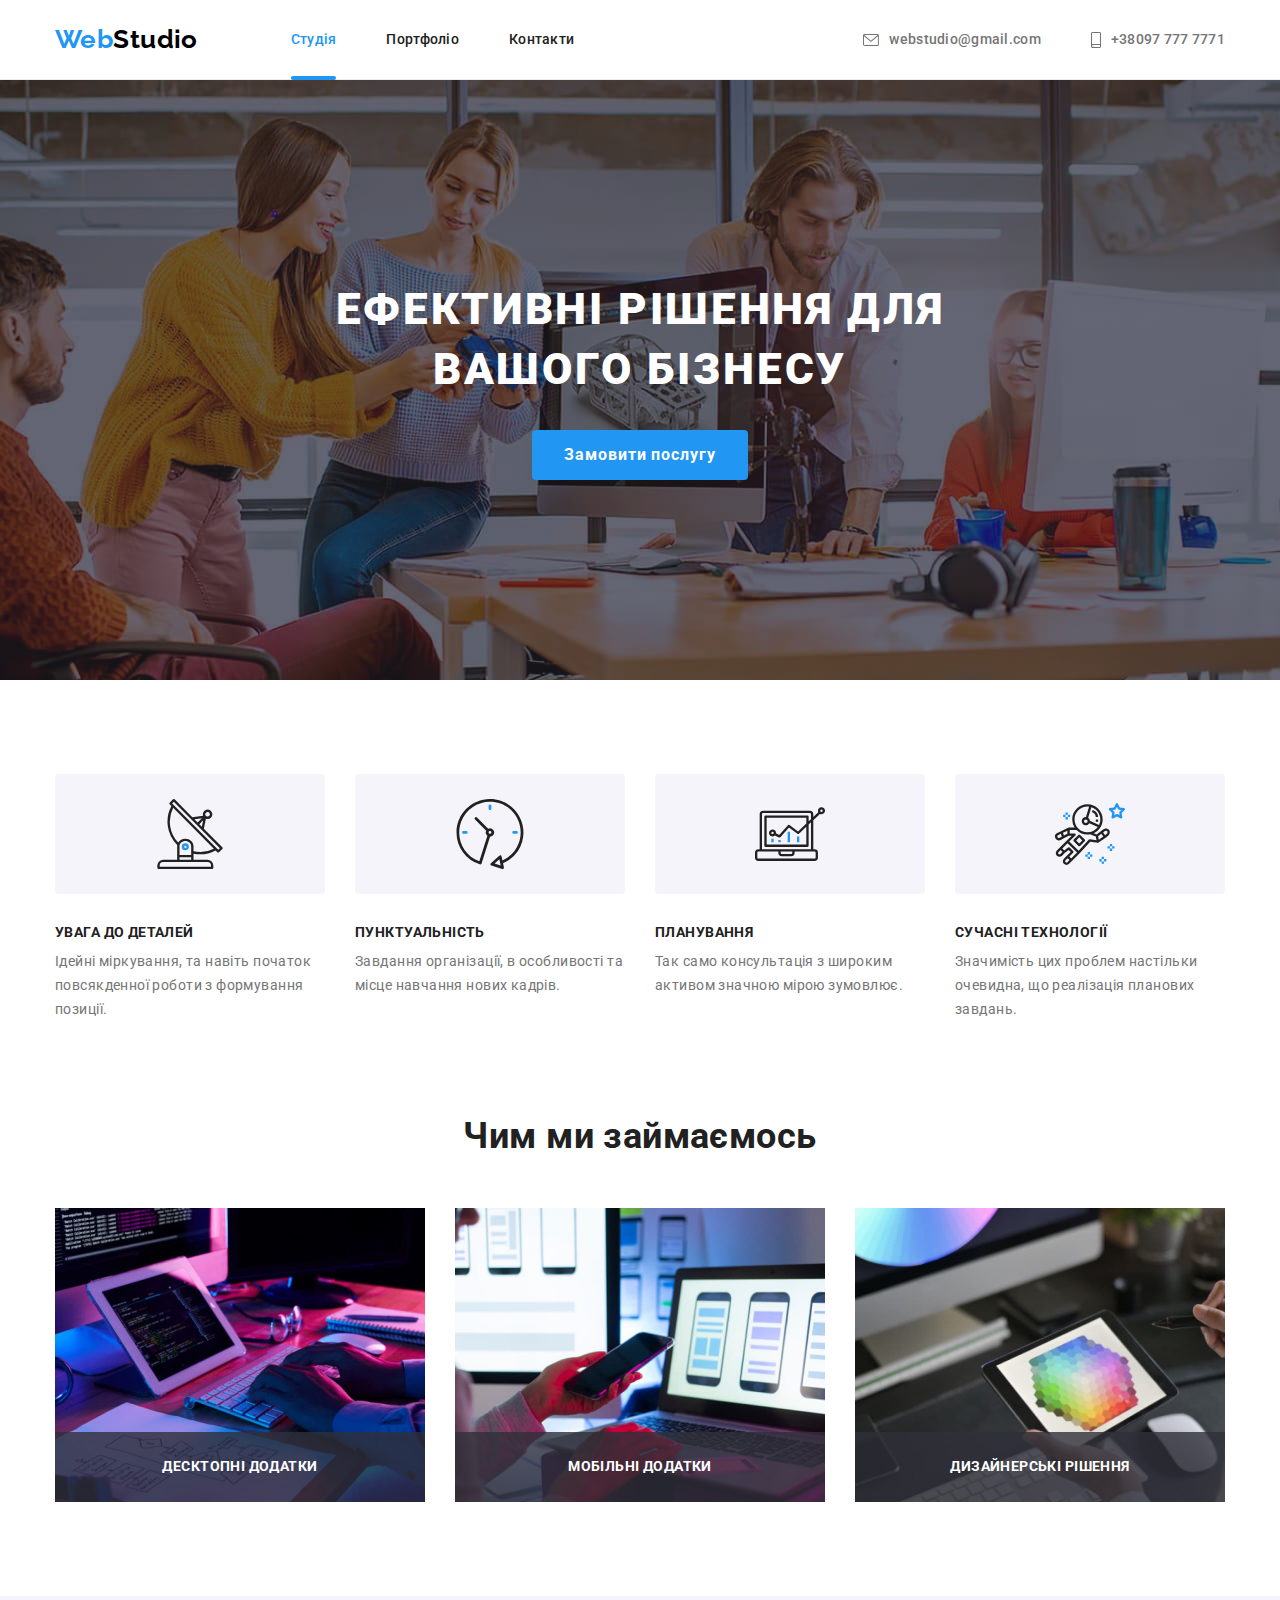
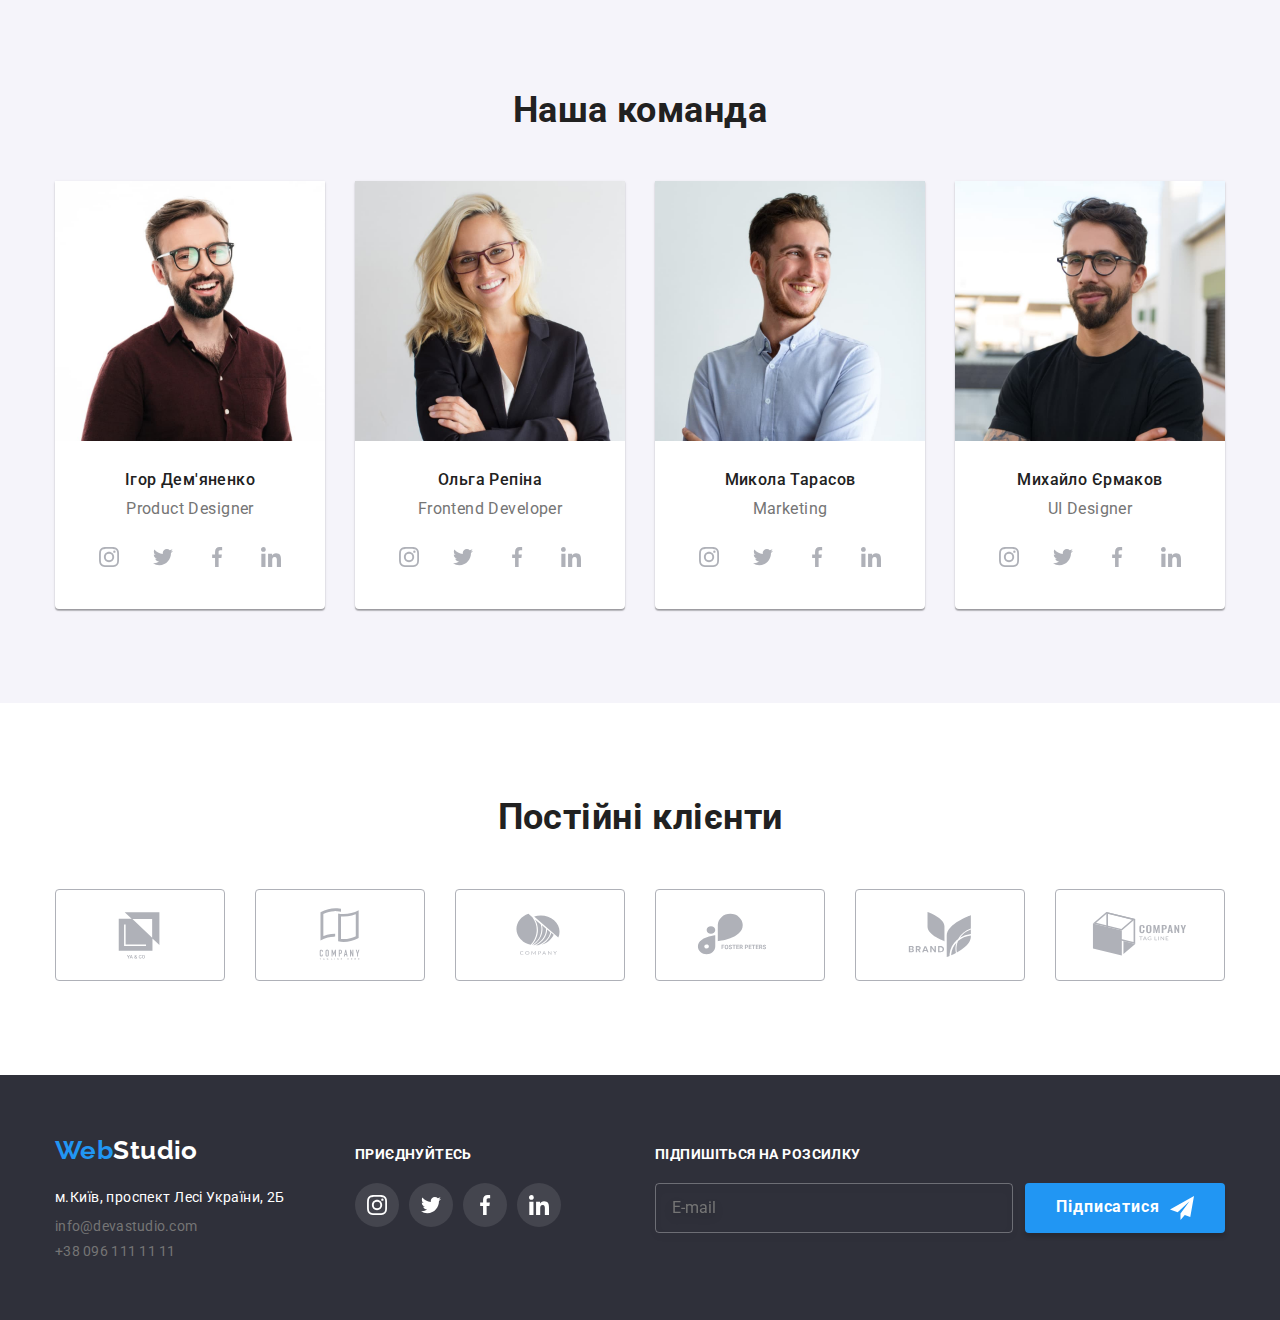
<file: index.html>
<!DOCTYPE html>
<html lang="uk">
  <head>
    <meta charset="UTF-8" />
    <meta http-equiv="X-UA-Compatible" content="IE=edge" />
    <meta name="viewport" content="width=device-width, initial-scale=1.0" />
    <link rel="preconnect" href="https://fonts.googleapis.com" />
    <link rel="preconnect" href="https://fonts.gstatic.com" crossorigin />
    <link
      href="https://fonts.googleapis.com/css2?family=Raleway:wght@700&family=Roboto:wght@400;500;700;900&display=swap"
      rel="stylesheet"
    />
    <link rel="stylesheet" href="./css/normalize.css" />
    <link rel="stylesheet" href="./css/styles.css" />
    <title>Home Work</title>
    <link rel="icon" type="image/x-icon" href="./images/ua.png" />
  </head>
  <body>
    <header class="header">
      <div class="container flex">
        <nav class="flex">
          <a href="./index.html" class="webstudio webstudio-header">
            Web<span class="studio">Studio</span>
          </a>
          <ul class="bar-flex">
            <li class="bar-item">
              <a href="./index.html" class="link underscore current">Студія</a>
            </li>
            <li class="bar-item">
              <a href="./portfolio.html" class="link underscore">Портфоліо</a>
            </li>
            <li class="bar-item">
              <a href="#contact" class="link underscore">Контакти</a>
            </li>
          </ul>
        </nav>
        <ul class="list-contact flex">
          <li class="contact">
            <a href="mailto:webstudio@gmail.com" class="link-contact">
              <svg class="header-mail-icon" width="16" height="12">
                <use href="./images/icons.svg#mail"></use></svg
              >webstudio@gmail.com</a
            >
          </li>
          <li class="contact">
            <a href="tel:+380977777771" class="link-contact">
              <svg class="header-tel-icon" width="10" height="16">
                <use href="./images/icons.svg#tel"></use></svg
              >+38097 777 7771</a
            >
          </li>
        </ul>
      </div>
    </header>
    <main>
      <section class="section about-overlay">
        <div class="container-title container">
          <h1 class="main-title">Ефективні рішення для вашого бізнесу</h1>
          <button type="button" class="btn" data-modal-open>
            Замовити послугу
          </button>
        </div>
      </section>
      <section class="section">
        <div class="container">
          <h2 class="visually-hidden">Наші особливості</h2>
          <ul class="flex-box">
            <li class="about-box">
              <div class="about-icon-wrap">
                <svg class="about-icon">
                  <use
                    href="./images/icons.svg#antenna"
                    width="70"
                    height="70"
                  ></use>
                </svg>
              </div>
              <h3 class="title">Увага до деталей</h3>
              <p class="post">
                Ідейні міркування, та навіть початок повсякденної роботи з
                формування позиції.
              </p>
            </li>
            <li class="about-box">
              <div class="about-icon-wrap">
                <svg class="about-icon">
                  <use
                    href="./images/icons.svg#clock"
                    width="70"
                    height="70"
                  ></use>
                </svg>
              </div>
              <h3 class="title">Пунктуальність</h3>
              <p class="post">
                Завдання організації, в особливості та місце навчання нових
                кадрів.
              </p>
            </li>
            <li class="about-box">
              <div class="about-icon-wrap">
                <svg class="about-icon">
                  <use
                    href="./images/icons.svg#diagram"
                    width="70"
                    height="70"
                  ></use>
                </svg>
              </div>
              <h3 class="title">Планування</h3>
              <p class="post">
                Так само консультація з широким активом значною мірою зумовлює.
              </p>
            </li>
            <li class="about-box">
              <div class="about-icon-wrap">
                <svg class="about-icon">
                  <use
                    href="./images/icons.svg#astronaut"
                    width="70"
                    height="70"
                  ></use>
                </svg>
              </div>
              <h3 class="title">Сучасні технології</h3>
              <p class="post">
                Значимість цих проблем настільки очевидна, що реалізація
                планових завдань.
              </p>
            </li>
          </ul>
        </div>
      </section>
      <section class="section section-about">
        <div class="container">
          <h2 class="title-about">Чим ми займаємось</h2>

          <ul class="flex-about">
            <li>
              <div class="about-signature-item">
                <img
                  src="./images/box1.jpg"
                  alt="Робота за компютером"
                  width="370"
                  height="290"
                />
                <p class="about-signature">Десктопні додатки</p>
              </div>
            </li>
            <li>
              <div class="about-signature-item">
                <img
                  src="./images/box2.jpg"
                  alt="Робота з телефоном"
                  width="370"
                  height="290"
                />
                <p class="about-signature">Мобільні додатки</p>
              </div>
            </li>
            <li>
              <div class="about-signature-item">
                <img
                  src="./images/box3.jpg"
                  alt="Робота на планшеті"
                  width="370"
                  height="290"
                />
                <p class="about-signature">Дизайнерські рішення</p>
              </div>
            </li>
          </ul>
        </div>
      </section>
      <!-- =======================OUR TEAM====================== -->
      <section class="section our-team">
        <div class="container">
          <h2 class="title-about">Наша команда</h2>
          <ul class="flex-team">
            <li class="team-card">
              <img
                src="./images/igor1.jpg"
                alt="Ігор Демяненко"
                width="270"
                height="260"
              />
              <div class="team-box">
                <h2 class="team-title">Ігор Дем'яненко</h2>
                <p class="team-subtitle">Product Designer</p>
                <ul class="team-socials-list list">
                  <li class="team-socials-item">
                    <a href="" class="team-socials-link link">
                      <svg
                        class="team-socials-icon"
                        aria-label="instagram"
                        width="20"
                        height="20"
                      >
                        <use href="./images/icons.svg#instagram"></use>
                      </svg>
                    </a>
                  </li>
                  <li class="team-socials-item">
                    <a href="" class="team-socials-link link">
                      <svg
                        class="team-socials-icon"
                        aria-label="twitter"
                        width="20"
                        height="20"
                      >
                        <use href="./images/icons.svg#twitter"></use>
                      </svg>
                    </a>
                  </li>
                  <li class="team-socials-item">
                    <a href="" class="team-socials-link link">
                      <svg
                        class="team-socials-icon"
                        aria-label="facebook"
                        width="20"
                        height="20"
                      >
                        <use href="./images/icons.svg#facebook"></use>
                      </svg>
                    </a>
                  </li>
                  <li class="team-socials-item">
                    <a href="" class="team-socials-link">
                      <svg
                        class="team-socials-icon"
                        aria-label="linkedin"
                        width="20"
                        height="20"
                      >
                        <use href="./images/icons.svg#linkedin"></use>
                      </svg>
                    </a>
                  </li>
                </ul>
              </div>
            </li>

            <li class="team-card">
              <img
                src="./images/olga2.jpg"
                alt="Ольга Репіна"
                width="270"
                height="260"
              />
              <div class="team-box">
                <h2 class="team-title">Ольга Репіна</h2>
                <p class="team-subtitle">Frontend Developer</p>
                <ul class="team-socials-list list">
                  <li class="team-socials-item">
                    <a href="" class="team-socials-link link">
                      <svg
                        class="team-socials-icon"
                        aria-label="instagram"
                        width="20"
                        height="20"
                      >
                        <use href="./images/icons.svg#instagram"></use>
                      </svg>
                    </a>
                  </li>
                  <li class="team-socials-item">
                    <a href="" class="team-socials-link link">
                      <svg
                        class="team-socials-icon"
                        aria-label="twitter"
                        width="20"
                        height="20"
                      >
                        <use href="./images/icons.svg#twitter"></use>
                      </svg>
                    </a>
                  </li>
                  <li class="team-socials-item">
                    <a href="" class="team-socials-link link">
                      <svg
                        class="team-socials-icon"
                        aria-label="facebook"
                        width="20"
                        height="20"
                      >
                        <use href="./images/icons.svg#facebook"></use>
                      </svg>
                    </a>
                  </li>
                  <li class="team-socials-item">
                    <a href="" class="team-socials-link">
                      <svg
                        class="team-socials-icon"
                        aria-label="linkedin"
                        width="20"
                        height="20"
                      >
                        <use href="./images/icons.svg#linkedin"></use>
                      </svg>
                    </a>
                  </li>
                </ul>
              </div>
            </li>
            <li class="team-card">
              <img
                src="./images/mikola3.jpg"
                alt="Микола Тарасов"
                width="270"
                height="260"
              />
              <div class="team-box">
                <h2 class="team-title">Микола Тарасов</h2>
                <p class="team-subtitle">Marketing</p>
                <ul class="team-socials-list list">
                  <li class="team-socials-item">
                    <a href="" class="team-socials-link link">
                      <svg
                        class="team-socials-icon"
                        aria-label="instagram"
                        width="20"
                        height="20"
                      >
                        <use href="./images/icons.svg#instagram"></use>
                      </svg>
                    </a>
                  </li>
                  <li class="team-socials-item">
                    <a href="" class="team-socials-link link">
                      <svg
                        class="team-socials-icon"
                        aria-label="twitter"
                        width="20"
                        height="20"
                      >
                        <use href="./images/icons.svg#twitter"></use>
                      </svg>
                    </a>
                  </li>
                  <li class="team-socials-item">
                    <a href="" class="team-socials-link link">
                      <svg
                        class="team-socials-icon"
                        aria-label="facebook"
                        width="20"
                        height="20"
                      >
                        <use href="./images/icons.svg#facebook"></use>
                      </svg>
                    </a>
                  </li>
                  <li class="team-socials-item">
                    <a href="" class="team-socials-link">
                      <svg
                        class="team-socials-icon"
                        aria-label="linkedin"
                        width="20"
                        height="20"
                      >
                        <use href="./images/icons.svg#linkedin"></use>
                      </svg>
                    </a>
                  </li>
                </ul>
              </div>
            </li>
            <li class="team-card">
              <img
                src="./images/miha4.jpg"
                alt="Михайло Єрмаков"
                width="270"
                height="260"
              />
              <div class="team-box">
                <h2 class="team-title">Михайло Єрмаков</h2>
                <p class="team-subtitle">UI Designer</p>
                <ul class="team-socials-list list">
                  <li class="team-socials-item">
                    <a href="" class="team-socials-link link">
                      <svg
                        class="team-socials-icon"
                        aria-label="instagram"
                        width="20"
                        height="20"
                      >
                        <use href="./images/icons.svg#instagram"></use>
                      </svg>
                    </a>
                  </li>
                  <li class="team-socials-item">
                    <a href="" class="team-socials-link link">
                      <svg
                        class="team-socials-icon"
                        aria-label="twitter"
                        width="20"
                        height="20"
                      >
                        <use href="./images/icons.svg#twitter"></use>
                      </svg>
                    </a>
                  </li>
                  <li class="team-socials-item">
                    <a href="" class="team-socials-link link">
                      <svg
                        class="team-socials-icon"
                        aria-label="facebook"
                        width="20"
                        height="20"
                      >
                        <use href="./images/icons.svg#facebook"></use>
                      </svg>
                    </a>
                  </li>
                  <li class="team-socials-item">
                    <a href="" class="team-socials-link">
                      <svg
                        class="team-socials-icon"
                        aria-label="linkedin"
                        width="20"
                        height="20"
                      >
                        <use href="./images/icons.svg#linkedin"></use>
                      </svg>
                    </a>
                  </li>
                </ul>
              </div>
            </li>
          </ul>
        </div>
      </section>
      <!-- ==================CLIENTS NEWWW ====================-->
      <section class="clients section">
        <div class="container">
          <h2 class="title-about">Постійні клієнти</h2>
          <ul class="clients-list">
            <li class="clients-item">
              <a class="clients-link link" href="">
                <svg class="clients-icon" width="106" height="60">
                  <use href="./images/icons.svg#client-1"></use>
                </svg>
              </a>
            </li>
            <li class="clients-item">
              <a class="clients-link link" href="">
                <svg class="clients-icon" width="106" height="60">
                  <use href="./images/icons.svg#client-2"></use>
                </svg>
              </a>
            </li>
            <li class="clients-item">
              <a class="clients-link link" href="">
                <svg class="clients-icon" width="106" height="60">
                  <use href="./images/icons.svg#client-3"></use>
                </svg>
              </a>
            </li>
            <li class="clients-item">
              <a class="clients-link link" href="">
                <svg class="clients-icon" width="106" height="60">
                  <use href="./images/icons.svg#client-4"></use>
                </svg>
              </a>
            </li>
            <li class="clients-item">
              <a class="clients-link link" href="">
                <svg class="clients-icon" width="106" height="60">
                  <use href="./images/icons.svg#client-5"></use>
                </svg>
              </a>
            </li>
            <li class="clients-item">
              <a class="clients-link link" href="">
                <svg class="clients-icon" width="106" height="60">
                  <use href="./images/icons.svg#client-6"></use>
                </svg>
              </a>
            </li>
          </ul>
        </div>
      </section>
    </main>
    <footer class="footer">
      <div class="container foot-flex" id="contact">
        <div class="footer-contacts">
          <a href="./index.html" class="webstudio-foot">
            Web<span class="studio1">Studio</span>
          </a>
          <address>
            <ul class="contact-footer">
              <li class="contact-footer-list">
                <a
                  href="https://goo.gl/maps/MZTLetNRjhChJhsN8"
                  target="_blank"
                  rel="noopener noreferrer nofollow"
                  class="address"
                >
                  м.Київ, проспект Лесі України, 2Б
                </a>
              </li>
              <li class="contact contact-footer-list">
                <a
                  href="mailto:info@devstudio.com"
                  lang="en"
                  class="link-contact link-contact-foot"
                >
                  info@devastudio.com
                </a>
              </li>
              <li class="contact contact-footer-list">
                <a
                  href="tel:+380961111111"
                  class="link-contact link-contact-foot"
                  >+38 096 111 11 11</a
                >
              </li>
            </ul>
          </address>
        </div>
        <div class="footer-social">
          <strong class="footer-box-title">приєднуйтесь</strong>
          <ul class="footer-socials-list">
            <li class="footer-socials-item">
              <a href="" class="footer-socials-link link">
                <svg class="footer-socials-icon" width="20" height="20">
                  <use href="./images/icons.svg#instagram"></use>
                </svg>
              </a>
            </li>
            <li class="footer-socials-item">
              <a href="" class="footer-socials-link link">
                <svg class="footer-socials-icon" width="20" height="20">
                  <use href="./images/icons.svg#twitter"></use>
                </svg>
              </a>
            </li>
            <li class="footer-socials-item">
              <a href="" class="footer-socials-link link">
                <svg class="footer-socials-icon" width="20" height="20">
                  <use href="./images/icons.svg#facebook"></use>
                </svg>
              </a>
            </li>
            <li class="footer-socials-item">
              <a href="" class="footer-socials-link">
                <svg class="footer-socials-icon" width="20" height="20">
                  <use href="./images/icons.svg#linkedin"></use>
                </svg>
              </a>
            </li>
          </ul>
        </div>
        <div class="footer-subscribe">
          <strong class="footer-subscribe-title"
            >Підпишіться на розсилку</strong
          >
          <form class="footer-form">
            <label for="footer-mail"></label>
            <input
              type="email"
              class="footer-mail"
              id="footer-mail"
              placeholder="E-mail"
            />
            <button class="footer-mail-btn" type="submit">
              Підписатися
              <svg class="footer-mail-icon" width="24" height="24">
                <use href="./images/icons.svg#footer-send"></use>
              </svg>
            </button>
          </form>
        </div>
      </div>
    </footer>

    <!-- =====================MODAL========================= -->
    <div class="backdrop is-hidden" data-modal>
      <div class="modal">
        <button class="btn-modal-close" type="button" data-modal-close>
          <svg class="icon-modal-close" width="18" height="18">
            <use href="./images/icons.svg#close"></use>
          </svg>
        </button>
        <form class="modal-form">
          <strong class="modal-form-title"
            >Залиште свої дані, ми вам передзвонимо</strong
          >
          <label class="modal-form-field">
            <span class="modal-form-label">Ім'я</span>
            <input type="text" name="name" />
            <svg class="modal-icon" width="18" height="18">
              <use href="./images/icons.svg#modal-person"></use>
            </svg>
          </label>

          <label class="modal-form-field">
            <span class="modal-form-label">Телефон</span>
            <input type="tel" name="tel" />
            <svg class="modal-icon" width="18" height="18">
              <use href="./images/icons.svg#modal-phone"></use>
            </svg>
          </label>

          <label class="modal-form-field">
            <span class="modal-form-label">Пошта</span>
            <input type="email" name="email" />
            <svg class="modal-icon" width="18" height="18">
              <use href="./images/icons.svg#modal-email"></use>
            </svg>
          </label>

          <label class="modal-form-textarea">
            <span class="modal-form-label">Коментар</span>
            <textarea name="comment" placeholder="Введіть текст"></textarea>
          </label>

          <label class="modal-policy">
            <span class="modal-policy-label"
              >Погоджуюся з розсилкою та приймаю
              <a href="#" class="undescore-a">Умови договору</a></span
            >
            <input
              class="modal-policy-checkbox"
              type="checkbox"
              name="policy"
            />
            <svg class="modal-policy-icon" width="16" height="15">
              <use href="./images/icons.svg#check"></use>
            </svg>
          </label>

          <button class="modal-submit-btn">Відправити</button>
        </form>
      </div>
    </div>

    <!-- ==================JS========================== -->
    <script src="./js/modal.js"></script>
  </body>
</html>
</file>
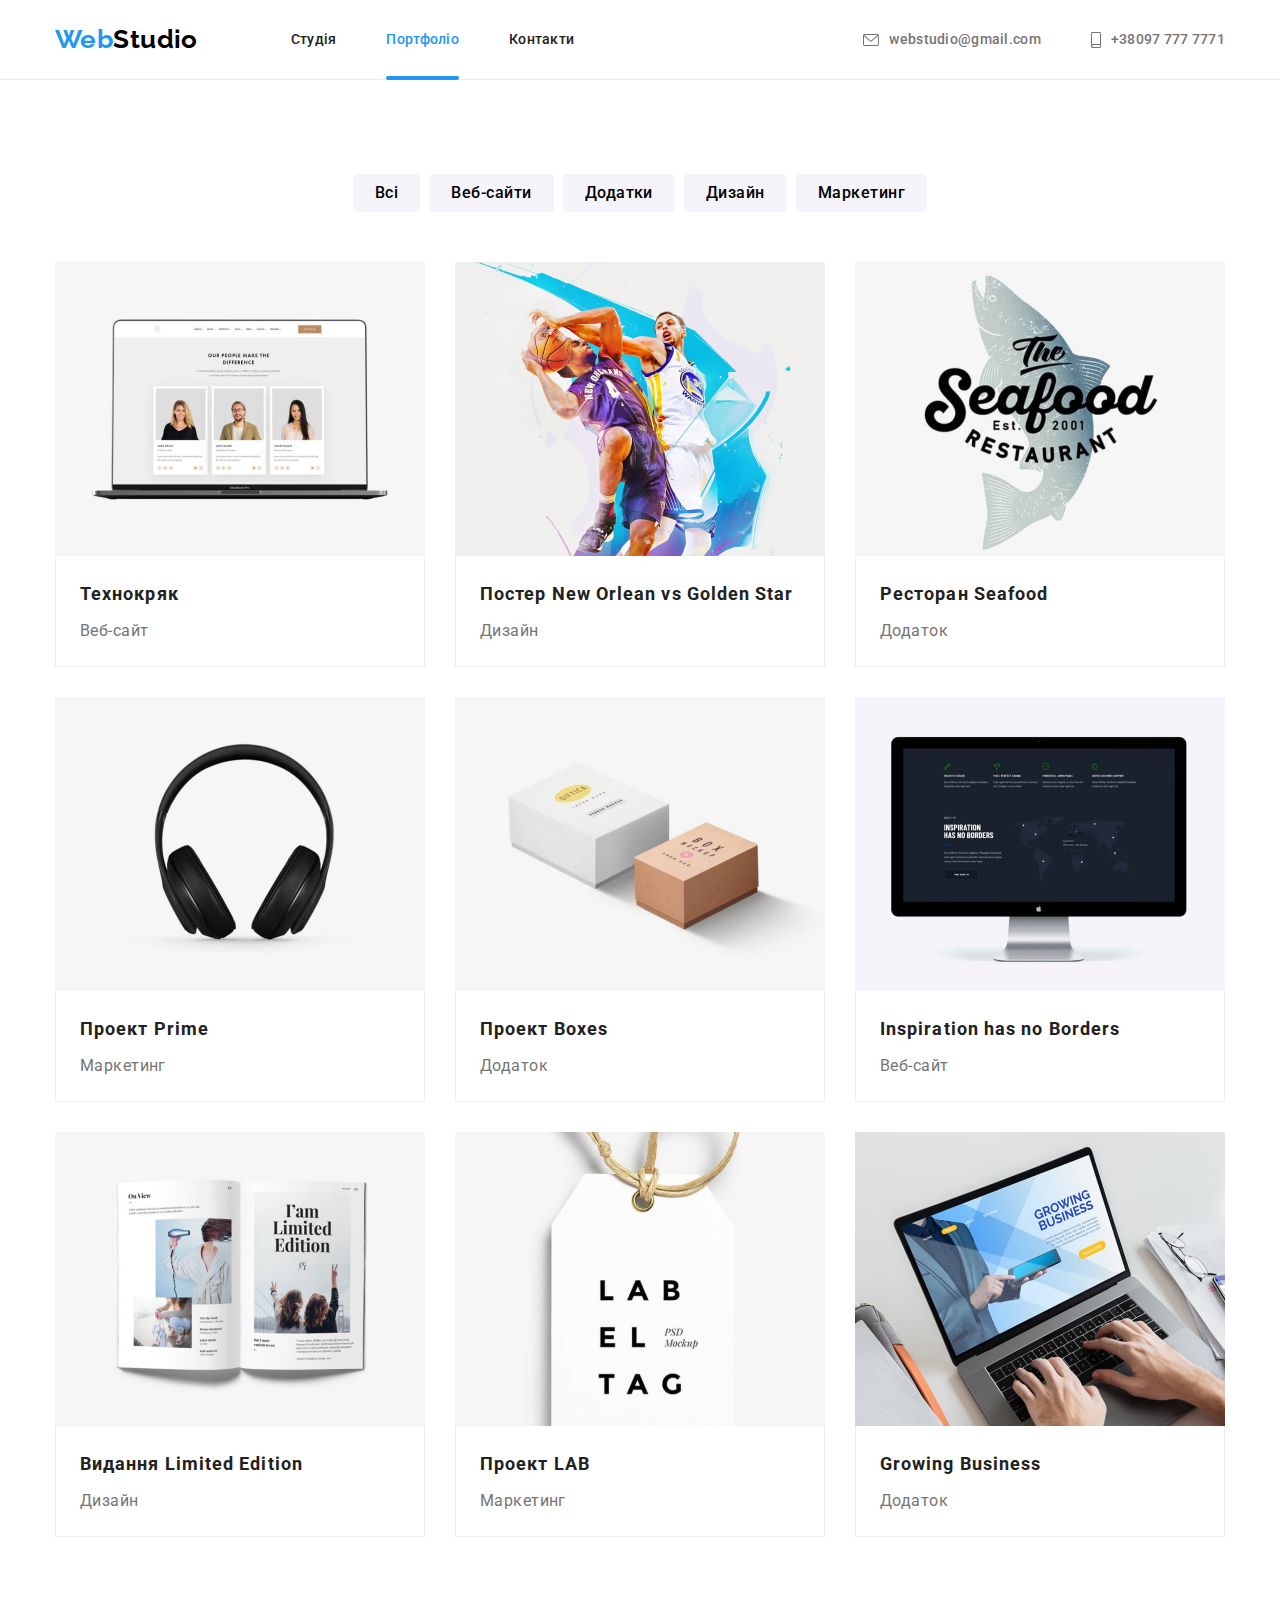
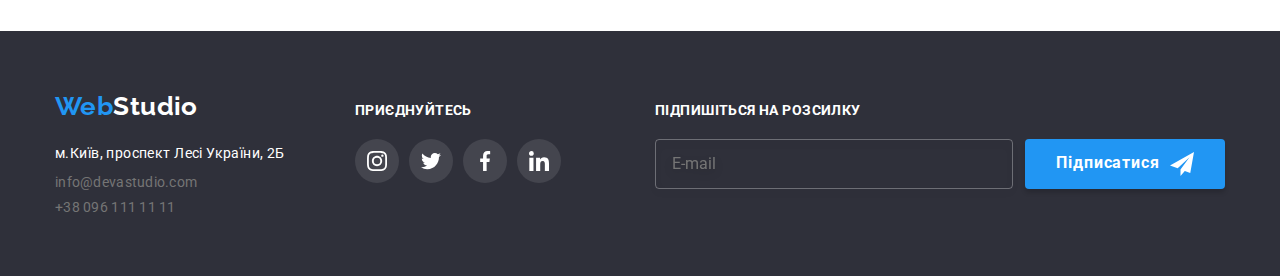
<file: portfolio.html>
<!DOCTYPE html>
<html lang="uk">
  <head>
    <meta charset="UTF-8" />
    <meta http-equiv="X-UA-Compatible" content="IE=edge" />
    <meta name="viewport" content="width=device-width, initial-scale=1.0" />
    <link rel="preconnect" href="https://fonts.googleapis.com" />
    <link rel="preconnect" href="https://fonts.gstatic.com" crossorigin />
    <link
      href="https://fonts.googleapis.com/css2?family=Raleway:wght@700&family=Roboto:wght@400;500;700;900&display=swap"
      rel="stylesheet"
    />
    <link rel="stylesheet" href="css/normalize.css" />
    <link rel="stylesheet" href="css/styles.css" />
    <title>Portfolio</title>
    <link rel="icon" type="image/x-icon" href="./images/ua.png" />
  </head>
  <body>
    <header class="header">
      <div class="container flex">
        <nav class="flex">
          <a href="./index.html" class="webstudio webstudio-header">
            Web<span class="studio">Studio</span>
          </a>
          <ul class="bar-flex">
            <li class="bar-item">
              <a href="./index.html" class="link underscore">Студія</a>
            </li>
            <li class="bar-item">
              <a href="./portfolio.html" class="link underscore current"
                >Портфоліо</a
              >
            </li>
            <li class="bar-item">
              <a href="#contact" class="link underscore">Контакти</a>
            </li>
          </ul>
        </nav>
        <ul class="list-contact flex">
          <li class="contact">
            <a href="mailto:webstudio@gmail.com" class="link-contact">
              <svg class="header-mail-icon" width="16" height="12">
                <use href="./images/icons.svg#mail"></use></svg
              >webstudio@gmail.com</a
            >
          </li>
          <li class="contact">
            <a href="tel:+380977777771" class="link-contact">
              <svg class="header-tel-icon" width="10" height="16">
                <use href="./images/icons.svg#tel"></use></svg
              >+38097 777 7771</a
            >
          </li>
        </ul>
      </div>
    </header>

    <section class="section">
      <div class="work-container" id="feautured">
        <h1 class="visually-hidden">Наші роботи</h1>
        <ul class="buttons">
          <li class="btn-hover">
            <button type="button" class="btn-portfolio">Всі</button>
          </li>
          <li class="btn-hover">
            <button type="button" class="btn-portfolio">Веб-сайти</button>
          </li>
          <li class="btn-hover">
            <button type="button" class="btn-portfolio">Додатки</button>
          </li>
          <li class="btn-hover">
            <button type="button" class="btn-portfolio">Дизайн</button>
          </li>
          <li class="btn-hover">
            <button type="button" class="btn-portfolio">Маркетинг</button>
          </li>
        </ul>
        <ul class="work-list">
          <li class="work-item mix websites">
            <a class="project-card" href="#">
              <div class="project-img-wrap">
                <img
                  src="./images/1.jpg"
                  alt="project1"
                  width="370"
                  height="294"
                />
                <p class="about-project">
                  Ресурс пропонує комплексні пропозиції з різним рівнем
                  функціоналу та сервісів. Все це дозволить відвідувачу отримати
                  вичерпні відомості про компанію чи приватну особу.
                </p>
              </div>
              <div class="project-box">
                <h2 class="work-title">Технокряк</h2>
                <p class="about-subtitle">Веб-сайт</p>
              </div>
            </a>
          </li>
          <li class="work-item mix disign">
            <a class="project-card" href="#">
              <div class="project-img-wrap">
                <img
                  src="./images/2.jpg"
                  alt="project2"
                  width="370"
                  height="294"
                />
                <p class="about-project">
                  Ресурс пропонує комплексні пропозиції з різним рівнем
                  функціоналу та сервісів. Все це дозволить відвідувачу отримати
                  вичерпні відомості про компанію чи приватну особу.
                </p>
              </div>
              <div class="project-box">
                <h2 class="work-title">Постер New Orlean vs Golden Star</h2>
                <p class="about-subtitle">Дизайн</p>
              </div></a
            >
          </li>
          <li class="work-item mix apps">
            <a class="project-card" href="#">
              <div class="project-img-wrap">
                <img
                  src="./images/3.jpg"
                  alt="project3"
                  width="370"
                  height="294"
                />
                <p class="about-project">
                  Ресурс пропонує комплексні пропозиції з різним рівнем
                  функціоналу та сервісів. Все це дозволить відвідувачу отримати
                  вичерпні відомості про компанію чи приватну особу.
                </p>
              </div>
              <div class="project-box">
                <h2 class="work-title">Ресторан Seafood</h2>
                <p class="about-subtitle">Додаток</p>
              </div></a
            >
          </li>
          <li class="work-item mix marketing">
            <a class="project-card" href="#">
              <div class="project-img-wrap">
                <img
                  src="./images/4.jpg"
                  alt="project4"
                  width="370"
                  height="294"
                />
                <p class="about-project">
                  Ресурс пропонує комплексні пропозиції з різним рівнем
                  функціоналу та сервісів. Все це дозволить відвідувачу отримати
                  вичерпні відомості про компанію чи приватну особу.
                </p>
              </div>
              <div class="project-box">
                <h2 class="work-title">Проект Prime</h2>
                <p class="about-subtitle">Маркетинг</p>
              </div></a
            >
          </li>
          <li class="work-item mix apps">
            <a class="project-card" href="#">
              <div class="project-img-wrap">
                <img
                  src="./images/5.jpg"
                  alt="project5"
                  width="370"
                  height="294"
                />
                <p class="about-project">
                  Ресурс пропонує комплексні пропозиції з різним рівнем
                  функціоналу та сервісів. Все це дозволить відвідувачу отримати
                  вичерпні відомості про компанію чи приватну особу.
                </p>
              </div>
              <div class="project-box">
                <h2 class="work-title">Проект Boxes</h2>
                <p class="about-subtitle">Додаток</p>
              </div></a
            >
          </li>
          <li class="work-item mix websites">
            <a class="project-card" href="#">
              <div class="project-img-wrap">
                <img
                  src="./images/6.jpg"
                  alt="project6"
                  width="370"
                  height="294"
                />
                <p class="about-project">
                  Ресурс пропонує комплексні пропозиції з різним рівнем
                  функціоналу та сервісів. Все це дозволить відвідувачу отримати
                  вичерпні відомості про компанію чи приватну особу.
                </p>
              </div>
              <div class="project-box">
                <h2 class="work-title">Inspiration has no Borders</h2>
                <p class="about-subtitle">Веб-сайт</p>
              </div></a
            >
          </li>
          <li class="work-item mix disign">
            <a class="project-card" href="#">
              <div class="project-img-wrap">
                <img
                  src="./images/7.jpg"
                  alt="project7"
                  width="370"
                  height="294"
                />
                <p class="about-project">
                  Ресурс пропонує комплексні пропозиції з різним рівнем
                  функціоналу та сервісів. Все це дозволить відвідувачу отримати
                  вичерпні відомості про компанію чи приватну особу.
                </p>
              </div>
              <div class="project-box">
                <h2 class="work-title">Видання Limited Edition</h2>
                <p class="about-subtitle">Дизайн</p>
              </div></a
            >
          </li>
          <li class="work-item mix marketing">
            <a class="project-card" href="#">
              <div class="project-img-wrap">
                <img
                  src="./images/8.jpg"
                  alt="project8"
                  width="370"
                  height="294"
                />
                <p class="about-project">
                  Ресурс пропонує комплексні пропозиції з різним рівнем
                  функціоналу та сервісів. Все це дозволить відвідувачу отримати
                  вичерпні відомості про компанію чи приватну особу.
                </p>
              </div>
              <div class="project-box">
                <h2 class="work-title">Проект LAB</h2>
                <p class="about-subtitle">Маркетинг</p>
              </div></a
            >
          </li>
          <li class="work-item mix apps">
            <a class="project-card" href="#">
              <div class="project-img-wrap">
                <img
                  src="./images/9.jpg"
                  alt="project9"
                  width="370"
                  height="294"
                />
                <p class="about-project">
                  Ресурс пропонує комплексні пропозиції з різним рівнем
                  функціоналу та сервісів. Все це дозволить відвідувачу отримати
                  вичерпні відомості про компанію чи приватну особу.
                </p>
              </div>
              <div class="project-box">
                <h2 class="work-title">Growing Business</h2>
                <p class="about-subtitle">Додаток</p>
              </div></a
            >
          </li>
        </ul>
      </div>
    </section>
    <footer class="footer">
      <div class="container foot-flex" id="contact">
        <div class="footer-contacts">
          <a href="./index.html" class="webstudio-foot">
            Web<span class="studio1">Studio</span>
          </a>
          <address>
            <ul class="contact-footer">
              <li class="contact-footer-list">
                <a
                  href="https://goo.gl/maps/MZTLetNRjhChJhsN8"
                  target="_blank"
                  rel="noopener noreferrer nofollow"
                  class="address"
                >
                  м.Київ, проспект Лесі України, 2Б
                </a>
              </li>
              <li class="contact contact-footer-list">
                <a
                  href="mailto:info@devstudio.com"
                  lang="en"
                  class="link-contact link-contact-foot"
                >
                  info@devastudio.com
                </a>
              </li>
              <li class="contact contact-footer-list">
                <a
                  href="tel:+380961111111"
                  class="link-contact link-contact-foot"
                  >+38 096 111 11 11</a
                >
              </li>
            </ul>
          </address>
        </div>
        <div class="footer-social">
          <strong class="footer-box-title">приєднуйтесь</strong>
          <ul class="footer-socials-list">
            <li class="footer-socials-item">
              <a href="" class="footer-socials-link link">
                <svg class="footer-socials-icon" width="20" height="20">
                  <use href="./images/icons.svg#instagram"></use>
                </svg>
              </a>
            </li>
            <li class="footer-socials-item">
              <a href="" class="footer-socials-link link">
                <svg class="footer-socials-icon" width="20" height="20">
                  <use href="./images/icons.svg#twitter"></use>
                </svg>
              </a>
            </li>
            <li class="footer-socials-item">
              <a href="" class="footer-socials-link link">
                <svg class="footer-socials-icon" width="20" height="20">
                  <use href="./images/icons.svg#facebook"></use>
                </svg>
              </a>
            </li>
            <li class="footer-socials-item">
              <a href="" class="footer-socials-link">
                <svg class="footer-socials-icon" width="20" height="20">
                  <use href="./images/icons.svg#linkedin"></use>
                </svg>
              </a>
            </li>
          </ul>
        </div>
        <div class="footer-subscribe">
          <strong class="footer-subscribe-title"
            >Підпишіться на розсилку</strong
          >
          <form class="footer-form">
            <label for="footer-mail"></label>
            <input
              type="email"
              class="footer-mail"
              id="footer-mail"
              placeholder="E-mail"
            />
            <button class="footer-mail-btn" type="submit">
              Підписатися
              <svg class="footer-mail-icon" width="24" height="24">
                <use href="./images/icons.svg#footer-send"></use>
              </svg>
            </button>
          </form>
        </div>
      </div>
    </footer>
    <!-- ==================JS========================== -->
  </body>
</html>
</file>
<file: css/styles.css>
/**VARIABLE**/

:root {
   /* ============text=========== */
   --primary-font: 'Roboto',
      sans-serif;
   --secondary-font: 'Raleway',
      sans-serif;
   --text-size: 14px;
   --letter-spacing: 0.03em;
   --container-size: 1200px;

   /* =========colors========= */
   --main-color: #212121;
   --title-color: #757575;
   --main-backround: #FFF;
   --secondary-background: #2F303A;
   --third-background: #F5F4FA;
   --black-color: #000;
   --blue-color: #2196F3;
   --social-color: #AFB1B8;
   --footer-socials: rgba(255, 255, 255, 0.1);
   --overlay-background: rgba(47, 48, 58, 0.8);
   --subscribe-border: 1px solid rgba(255, 255, 255, 0.3);
   --subscribe-text: rgba(255, 255, 255, 0.6);
   --subscribe-drop: rgba(0, 0, 0, 0.15);
   --modal-border: rgba(33, 33, 33, 0.2);
   --modal-textarea: rgba(117, 117, 117, 0.5);
   --btn-hover: #188CE8;
   /* ==========animations========== */
   --transition-time: 250ms;
   --cubic-bezier: cubic-bezier(0.4, 0, 0.2, 1);
}

body {
   font-family: var(--primary-font);
   font-size: var(--text-size);
   letter-spacing: var(--letter-spacing);
   background-color: var(--main-background);
   font-style: normal;
}

h1,
h2,
h3,
h4,
p,
ul {
   margin: 0;
   padding: 0;
}

a {
   text-decoration: none;
   font-style: normal;
}

ul {
   list-style: none;
}

img {
   display: block;
   max-width: 100%;
   height: auto;
}

/* ==================Header============================ */
.container {
   width: 1200px;
   padding: 0 15px;
   margin-left: auto;
   margin-right: auto;
}

.flex {
   display: flex;
   align-items: center;
}

.list-contact {
   margin-left: auto;
}

.header {
   height: 80px;
   border-bottom: 1px solid #ECECEC;
}

.bar-flex {
   display: flex;
}

.bar-flex .bar-item:not(:last-child) {
   margin-right: 50px;
}

.list-contact .contact:not(:last-child) {
   margin-right: 50px;
}

/* ==================underscore===================== */

.underscore {
   position: relative;
   padding-bottom: 32px;
   padding-top: 32px;
}

.underscore.current::after {
   content: '';
   position: absolute;
   display: block;
   width: 100%;
   height: 4px;
   bottom: 0;
   border-radius: 2px;
   background-color: var(--blue-color);
}


/* ================================================== */

.section {
   padding: 94px 0;
}

/* ============================WebStudio=============================== */

.webstudio,
.webstudio-foot {
   font-family: var(--secondary-font);
   font-weight: 700;
   font-size: 26px;
   line-height: 1.19;
   color: var(--blue-color);
}

.webstudio-header {
   margin-right: 93px;
   padding-top: 24px;
   padding-bottom: 25px;
}

.studio {
   color: var(--black-color);
}

.studio1 {
   color: var(--main-backround);
}

.link {
   color: var(--main-color);
}

.link-contact,
.link-contact-footer {
   color: var(--title-color);
}

.link,
.link-contact {
   font-size: var(--text-size);
   line-height: 1.14;
   letter-spacing: 0.02em;
   font-weight: 500;
   display: flex;
   align-items: center;
   transition: color var(--transition-time) var(--cubic-bezier),
      color var(--transition-time) var(--cubic-bezier);
}

.contact {
   color: var(--title-color);
   font-weight: 500;
}

/* =============icons=============== */
.header-tel-icon,
.header-mail-icon {
   margin-right: 10px;
   fill: currentColor;
}

.current {
   color: var(--blue-color);
}

.link:hover,
.link-contact:hover,
.link-contact-footer:hover,
.link:focus,
.link-contact:focus,
.link-contact-footer:focus {
   color: var(--blue-color);
}

.container-title {
   text-align: center;
}

.about-overlay {
   max-width: 1600px;
   height: 600px;
   background-color: var(--secondary-background);
   padding: 200px 0;
   margin-left: auto;
   margin-right: auto;
   background-image: linear-gradient(rgba(47, 48, 58, 0.4),
         rgba(47, 48, 58, 0.4)),
      url('../images/back-img.jpg');
   background-repeat: no-repeat;
   background-position: center;
}

.main-title {
   text-transform: uppercase;
   font-weight: 900;
   font-size: 44px;
   line-height: 1.36;
   letter-spacing: 0.06em;
   color: var(--main-backround);
   margin-bottom: 30px;
   width: 696px;
   margin-left: auto;
   margin-right: auto;
}

.btn {
   font-family: inherit;
   cursor: pointer;
   font-weight: 700;
   font-size: 16px;
   background-color: var(--blue-color);
   color: var(--main-backround);
   padding: 10px 32px;
   border: none;
   border-radius: 4px;
   letter-spacing: 0.06em;
   line-height: 30px;
   transition: background-color var(--transition-time) var(--cubic-bezier),
      color var(--transition-time) var(--cubic-bezier);
}

.btn:hover,
.btn:focus {
   box-shadow: 0px 4px 4px var(--subscribe-drop);
   background-color: #1270bd;
}

/* =====================MODAL========================== */

.backdrop {
   position: fixed;
   top: 0;
   left: 0;
   width: 100%;
   height: 100%;
   background-color: rgba(0, 0, 0, 0.2);
   transition: transform var(--transition-time) var(--cubic-bezier),
      opacity var(--transition-time) var(--cubic-bezier),
      visibility var(--transition-time) var(--cubic-bezier);
   opacity: 1;
   z-index: 1;
}

.backdrop.is-hidden {
   visibility: hidden;
   opacity: 0;
   pointer-events: none;
}

.modal {
   position: absolute;
   width: 528px;
   height: 581px;
   top: 50%;
   left: 50%;
   padding: 40px;
   background-color: var(--main-backround);
   border-radius: 4px;
   box-shadow: 0px 1px 3px rgba(0, 0, 0, 0.12), 0px 1px 1px rgba(0, 0, 0, 0.14), 0px 2px 1px rgba(0, 0, 0, 0.2);
   transform: translate(-50%, -50%) scaleX(1);
   transition: transform var(--transition-time) var(--cubic-bezier);
}

.backdrop.is-hidden .modal {
   transform: translate(-50%, -50%) scaleX(1.2);
}

.btn-modal-close {
   position: absolute;
   top: 8px;
   right: 8px;
   width: 30px;
   height: 30px;
   padding: 0;
   margin: 0;
   border-radius: 50%;
   display: flex;
   justify-content: center;
   align-items: center;
   background: var(--main-backround);
   border: 1px solid rgba(0, 0, 0, 0.1);
}

.icon-modal-close {
   fill: var(--black-color);
   transition:
      fill var(--transition-time) var(--cubic-bezier);
}

.icon-modal-close:hover {
   cursor: pointer;
   fill: var(--blue-color);
}

.modal-form {
   display: flex;
   flex-direction: column;
}

.modal-form-title {
   margin-left: 0;
   margin-bottom: 12px;
   font-weight: 700;
   font-size: 20px;
   line-height: 1.15;
   text-align: center;
   color: var(--main-color);
}

.modal-form-field {
   position: relative;
   margin-bottom: 10px;
}

.modal-form-field input {
   width: 448px;
   height: 40px;
   padding-left: 42px;
   border: 1px solid var(--modal-border);
   border-radius: 4px;
}

.modal-form-field input:focus,
.modal-form-textarea textarea:focus {
   border: 1px solid var(--blue-color);
   outline: transparent;
}

.modal-form-label {
   display: block;
   margin-bottom: 4px;
   font-size: 12px;
   line-height: 1.17;
   letter-spacing: 0.01em;
   color: var(--title-color);
}

.modal-form-field input:focus + .modal-icon {
   fill: var(--blue-color);
}

.modal-icon {
   position: absolute;
   bottom: 11px;
   left: 12px;
   fill: var(--secondary-background);
}

.modal-form-textarea {
   margin-bottom: 20px;
}

.modal-form-textarea textarea {
   display: block;
   width: 448px;
   height: 120px;
   padding: 12px 16px;
   resize: none;
   border-radius: 4px;
   border: 1px solid var(--modal-border);
}

.modal-form-textarea textarea::placeholder {
   font-size: 12px;
   letter-spacing: 0.01em;
   color: var(--modal-textarea);
}

.modal-policy {
   display: flex;
   justify-content: center;
   align-items: center;
}

.modal-policy label {
   margin-bottom: 0;
   font-size: 12px;
   letter-spacing: 0.01em;
   line-height: 1.71;
}

.modal-policy input {
   width: 16px;
   height: 15px;
   margin-right: 7px;
}

.modal-policy a {
   color: var(--blue-color);
}

.undescore-a {
   text-decoration: underline;
}

.modal-policy-label {
   line-height: 1.71;
   color: var(--title-color);
}

.modal-policy-checkbox {
   position: absolute;
   white-space: nowrap;
   width: 1px;
   height: 1px;
   overflow: hidden;
   border: 0;
   padding: 0;
   clip: rect(0 0 0 0);
   clip-path: inset(50%);
   margin: -1px;
}

.modal-policy-icon {
   order: -1;
   margin-right: 7px;
   border: 1px solid var(--main-color);
   border-radius: 2px;
}

.modal-policy-icon:hover {
   cursor: pointer;
}

.modal-policy-checkbox:checked + .modal-policy-icon {
   background-color: var(--blue-color);
   border: 1px solid var(--blue-color);
   box-shadow: none;
}


.modal-submit-btn {
   padding: 10px 52px;
   margin: 30px auto 0;
   font-weight: 700;
   font-size: 16px;
   line-height: 1.88;
   letter-spacing: 0.06em;
   color: var(--main-backround);
   background-color: var(--blue-color);
   border: none;
   border-radius: 4px;
   transition: backround-color var(--transition-time) var(--cubic-bezier);
}

.modal-submit-btn:hover {
   cursor: pointer;
   background: var(--btn-hover);
   box-shadow: 0px 4px 4px var(--subscribe-drop);
}

/* ==================================================================== */
.visually-hidden {
   position: absolute;
   white-space: nowrap;
   width: 1px;
   height: 1px;
   overflow: hidden;
   border: 0;
   padding: 0;
   clip: rect(0 0 0 0);
   clip-path: inset(50%);
   margin: -1px;
}

/* =========icons=========== */
.about-icon-wrap {
   display: flex;
   justify-content: center;
   align-items: center;
   width: 270px;
   height: 120px;
   margin-bottom: 30px;
   background: var(--third-background);
   border-radius: 4px;
}

.about-icon {
   width: 70px;
   height: 70px;
}

.flex-box {
   display: flex;
   gap: 30px;
}

.about-box {
   width: 270px;
}

.section-about {
   padding-top: 0;
}

.title {
   font-weight: 700;
   font-size: var(--text-size);
   line-height: 16px;
   text-transform: uppercase;
   color: var(--main-color);
   margin-bottom: 10px;
}

.post {
   font-size: var(--text-size);
   line-height: 1.71;
   color: var(--title-color);
}

.title-about {
   font-weight: 700;
   font-size: 36px;
   line-height: 1.16;
   color: var(--main-color);
   text-align: center;
   margin: 0 0 50px;
}

.flex-about {
   display: flex;
   gap: 30px;
   margin: 0;
   padding: 0;
}

/* =================================================== */
.our-team {
   background-color: var(--third-background);
}

.team-title {
   font-weight: 500;
   font-size: 16px;
   line-height: 1.18;
   color: var(--main-color);
   margin-top: 30px;
   margin-bottom: 10px;
}

.team-subtitle {
   color: var(--title-color);
   font-size: 16px;
   line-height: 1.18;
   margin-bottom: 16px;
}

.team-card {
   background: #FFFFFF;
   box-shadow: 0px 1px 3px rgba(0, 0, 0, 0.12), 0px 1px 1px rgba(0, 0, 0, 0.14), 0px 2px 1px rgba(0, 0, 0, 0.2);
   border-radius: 0px 0px 4px 4px;
   text-align: center;
}

.flex-team {
   display: flex;
   gap: 30px;
}

/* ==================Signature============== */

.about-signature-item {
   position: relative;
}

.about-signature {
   position: absolute;
   left: 0;
   bottom: 0;
   display: flex;
   justify-content: center;
   align-items: center;
   width: 100%;
   height: 70px;
   font-weight: 700;
   line-height: 1.14;
   text-transform: uppercase;
   color: var(--main-backround);
   background-color: var(--overlay-background);
}



/* =========social-link=================== */

.team-socials-list {
   display: flex;
   justify-content: center;
   margin: 16px auto 0;
}

.team-socials-item {
   width: 44px;
   height: 44px;
}

.team-socials-link {
   display: flex;
   justify-content: center;
   align-items: center;
   width: 100%;
   height: 100%;
   color: var(--social-color);
   transition: background-color var(--transition-time) var(--cubic-bezier),
      color var(--transition-time) var(--cubic-bezier),
      border-radius var(--transition-time) var(--cubic-bezier);
}

.team-socials-item:not(:last-child),
.footer-socials-item:not(:last-child) {
   margin-right: 10px;
}

.team-socials-link:hover,
.team-socials-link:focus {
   border-radius: 50%;
   background-color: var(--blue-color);
   color: var(--main-backround);
}

.team-socials-icon {
   fill: currentColor;
}

/* ======================Clients================================ */

.clients-list {
   display: flex;
}

.clients-item {
   width: 170px;
   height: 92px;

}

.clients-item:not(:last-child) {
   margin-right: 30px;
}

.clients-link {
   display: flex;
   justify-content: center;
   align-items: center;
   width: 100%;
   height: 100%;
   color: var(--social-color);
   border: 1px solid var(--social-color);
   border-radius: 4px;
   transition: color var(--transition-time) var(--cubic-bezier);
}

.clients-icon {
   fill: currentColor;
}

.clients-link:hover,
.clients-link:focus {
   color: var(--blue-color);
   border: 1px solid var(--blue-color);
}

/* ============================================================ */
.address {
   font-size: var(--text-size);
   line-height: 1.71;
   color: var(--main-backround);
}

.btn-portfolio {
   font-family: inherit;
   background-color: var(--third-background);
   border-radius: 4px;
   border: none;
   padding: 6px 22px;
   font-weight: 500;
   font-size: 16px;
   line-height: 26px;
   text-align: center;
   cursor: pointer;
   letter-spacing: 0.03em;
   transition: background-color var(--transition-time) var(--cubic-bezier),
      color var(--transition-time) var(--cubic-bezier),
      box-shadow var(--transition-time) var(--cubic-bezier);
}

.buttons {
   display: flex;
   gap: 9px;
   justify-content: center;
   margin-bottom: 50px;
}

.btn-portfolio:hover,
.btn-portfolio:focus {
   color: var(--main-backround);
   background-color: var(--blue-color);
   box-shadow: 0px 3px 1px rgba(0, 0, 0, 0.1),
      0px 1px 2px rgba(0, 0, 0, 0.08),
      0px 2px 2px rgba(0, 0, 0, 0.12);
}

/* =====================Cards================================ */
.work-container {
   width: 1200px;
   margin: 0 auto;
   padding: 0 15px;
}

.list {
   margin-bottom: 30px;
}

.work-list {
   display: flex;
   flex-wrap: wrap;
   gap: 30px;
   justify-content: center;
}

.work-item {
   width: 370px;
}

.work-title {
   font-weight: 700;
   font-size: 18px;
   line-height: 2;
   letter-spacing: 0.06em;
   margin-bottom: 4px;
   color: var(--main-color);
}

.project-box {
   padding: 20px 24px;
   border: 1px solid #EEEEEE;
   border-top: none;
}

.project-card {
   display: block;
   transition: box-shadow var(--transition-time) var(--cubic-bezier);
}

.project-card:hover,
.project-card:focus {
   box-shadow: 0px 1px 1px rgba(0, 0, 0, 0.12), 0px 4px 4px rgba(0, 0, 0, 0.06), 1px 4px 6px rgba(0, 0, 0, 0.16);
}

.about-subtitle {
   color: var(--title-color);
   font-size: 16px;
   line-height: 1.87;
}

.project-img-wrap {
   position: relative;
   overflow: hidden;
}

.about-project {
   position: absolute;
   top: 0;
   left: 0;
   width: 100%;
   height: 100%;
   display: flex;
   justify-content: center;
   align-items: center;
   padding: 63px 24px;
   font-size: 18px;
   line-height: 1.56;
   color: var(--main-backround);
   background-color: rgba(33, 150, 243, 0.9);
   transform: translateY(100%);
   transition: transform var(--transition-time) var(--cubic-bezier);
}

.project-card:hover .about-project {
   transform: translateY(0);
}


.visually-hidden {
   position: absolute;
   width: 1px;
   height: 1px;
   margin: -1px;
   padding: 0;
   overflow: hidden;
   border: 0;
   clip: rect(0 0 0 0);
}

/* ================================================ */

.link-contact-footer {
   font-weight: 400;
   font-size: var(--text-size);
   line-height: 1.14;
   letter-spacing: 0.02em;
}

.footer {
   background-color: var(--secondary-background);
   padding: 60px 0;
}

.contact-footer {
   padding-left: 0px;
   margin-top: 20px;
}

.contact-footer-list:not(:last-child) {
   margin-bottom: 9px;
}

.link-contact-foot {
   font-weight: normal;
}

.footer-box-title,
.footer-subscribe-title {
   display: inline-block;
   font-weight: 700;
   line-height: 1.14;
   text-transform: uppercase;
   color: var(--main-backround);
   margin-bottom: 20px;
}

.footer-socials-list {
   display: flex;
   justify-content: center;
   width: 206px;
   height: 44px;
}

.footer-socials-item:not(:last-child) {
   margin-right: 10px;
}

.footer-socials-link {
   display: flex;
   justify-content: center;
   align-items: center;
   width: 44px;
   height: 44px;
   color: var(--main-backround);
   border-radius: 50px;
   background-color: var(--footer-socials);
   transition: background-color var(--transition-time) var(--cubic-bezier),
      color var(--transition-time) var(--cubic-bezier);
}

.footer-socials-icon {
   fill: currentColor;
}

.footer-socials-link:hover,
.footer-socials-link:focus {
   background-color: var(--blue-color);
   color: var(--main-backround);
}

.foot-flex {
   display: flex;
   align-items: baseline;
}

.footer-social {
   margin-left: 70px;
}

.footer-form {
   display: flex;
   justify-content: center;
   align-items: center;
}

.footer-form input {
   display: flex;
   align-items: center;
   width: 358px;
   height: 50px;
   border-radius: 4px;
   padding: 0 16px;
   color: var(--subscribe-text);
   background-color: inherit;
   font-size: 16px;
   line-height: 1.25;
   border: var(--subscribe-border);
   filter: drop-shadow(0px 4px 4px var(--subscribe-drop));
}

.footer-mail-btn {
   display: flex;
   justify-content: center;
   align-items: center;
   gap: 10px;
   width: 200px;
   height: 50px;
   border-radius: 4px;
   margin-left: 12px;
   padding: 10px 28px;
   color: var(--main-backround);
   background-color: var(--blue-color);
   font-size: 16px;
   font-weight: 700;
   line-height: 1.18;
   letter-spacing: 00.06em;
   border: 0;
   box-shadow: 0px 4px 4px var(--subscribe-drop);
}

.footer-mail-btn:hover {
   cursor: pointer;
}

.footer-mail-icon {
   fill: currentColor;
}

.footer-subscribe {
   margin-left: auto;
}
</file>
